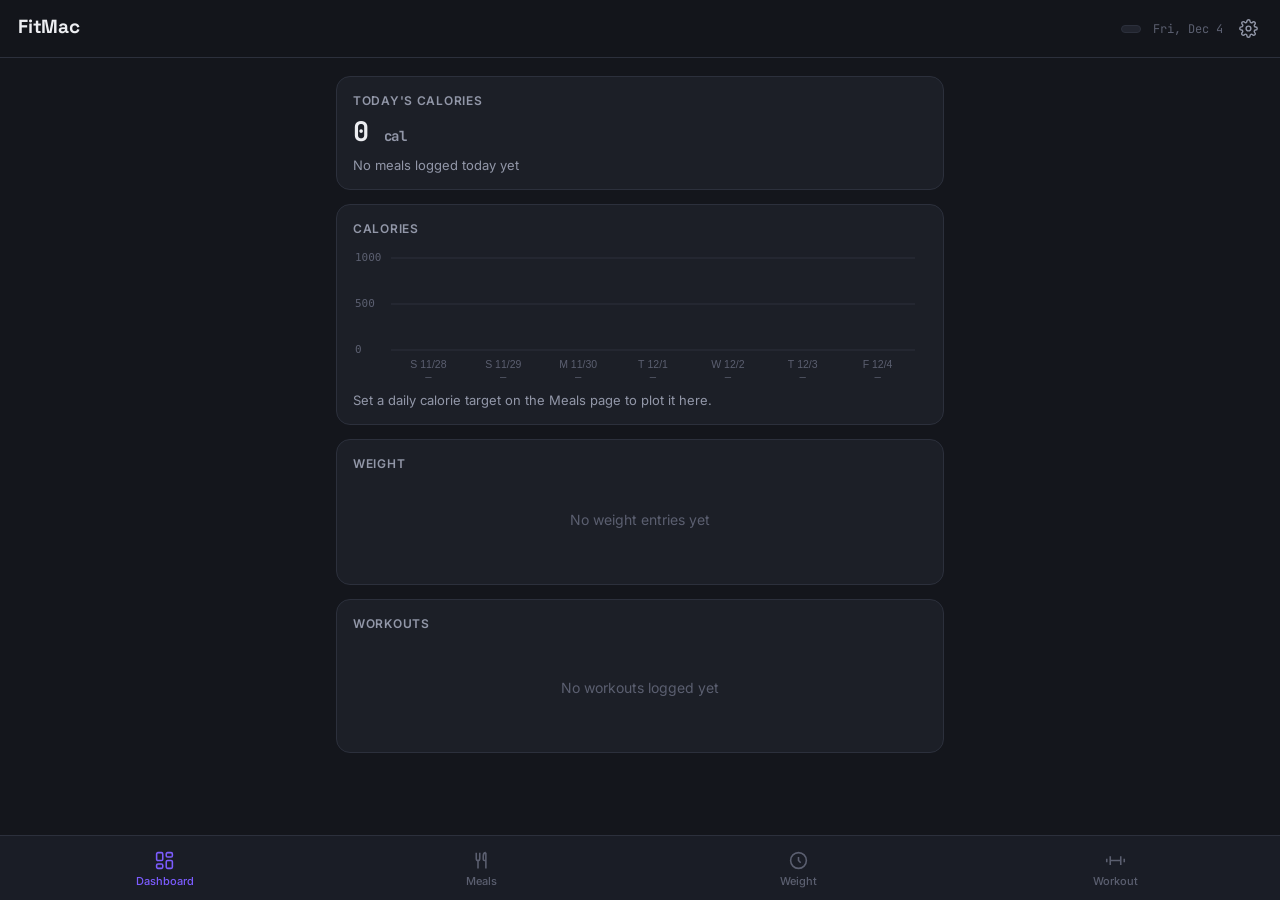
<file: index.html>
<!DOCTYPE html>
<html lang="en">
<head>
<meta charset="UTF-8" />
<meta name="viewport" content="width=device-width, initial-scale=1, viewport-fit=cover, maximum-scale=1" />
<title>FitMac</title>
<meta name="theme-color" content="#14161C" />
<meta name="description" content="Track meals, weight, and workouts." />
<link rel="manifest" href="manifest.json" />
<link rel="icon" href="app-icons/app-icon-192.png" />
<link rel="apple-touch-icon" href="app-icons/app-icon-192.png" />
<meta name="apple-mobile-web-app-capable" content="yes" />
<meta name="apple-mobile-web-app-status-bar-style" content="black-translucent" />
<meta name="apple-mobile-web-app-title" content="FitMac" />
<link rel="stylesheet" href="css/styles.css" />
</head>
<body>

<header id="app-header">
  <h1>FitMac</h1>
  <div style="display:flex;align-items:center;gap:12px;">
    <span class="header-username mono" id="header-username"></span>
    <span class="header-sub" id="header-date"></span>
    <button id="settings-btn" aria-label="Settings" style="background:none;border:none;color:var(--text-dim);padding:4px;display:flex;">
      <svg viewBox="0 0 24 24" style="width:19px;height:19px;stroke:currentColor;fill:none;stroke-width:1.8;"><circle cx="12" cy="12" r="3"/><path d="M19.4 15a1.7 1.7 0 0 0 .3 1.9l.1.1a2 2 0 1 1-2.8 2.8l-.1-.1a1.7 1.7 0 0 0-1.9-.3 1.7 1.7 0 0 0-1 1.5V21a2 2 0 1 1-4 0v-.1a1.7 1.7 0 0 0-1-1.6 1.7 1.7 0 0 0-1.9.3l-.1.1a2 2 0 1 1-2.8-2.8l.1-.1a1.7 1.7 0 0 0 .3-1.9 1.7 1.7 0 0 0-1.5-1H3a2 2 0 1 1 0-4h.1a1.7 1.7 0 0 0 1.6-1 1.7 1.7 0 0 0-.3-1.9l-.1-.1a2 2 0 1 1 2.8-2.8l.1.1a1.7 1.7 0 0 0 1.9.3H9a1.7 1.7 0 0 0 1-1.5V3a2 2 0 1 1 4 0v.1a1.7 1.7 0 0 0 1 1.5 1.7 1.7 0 0 0 1.9-.3l.1-.1a2 2 0 1 1 2.8 2.8l-.1.1a1.7 1.7 0 0 0-.3 1.9V9a1.7 1.7 0 0 0 1.5 1H21a2 2 0 1 1 0 4h-.1a1.7 1.7 0 0 0-1.5 1z"/></svg>
    </button>
  </div>
</header>

<main id="app-content"></main>

<nav id="bottom-nav"></nav>

<script>
  document.getElementById('header-date').textContent = new Date().toLocaleDateString(undefined, { weekday: 'short', month: 'short', day: 'numeric' });
</script>
<script src="js/db.js"></script>
<script src="js/charts.js"></script>
<script src="js/github-api.js"></script>
<script src="js/dashboard.js"></script>
<script src="js/meals.js"></script>
<script src="js/weight.js"></script>
<script src="js/weight-export.js"></script>
<script src="js/workout.js"></script>
<script src="js/sync.js"></script>
<script src="js/app.js"></script>
<script>
  document.getElementById('settings-btn').addEventListener('click', () => navigate('settings'));
</script>
</body>
</html>
</file>
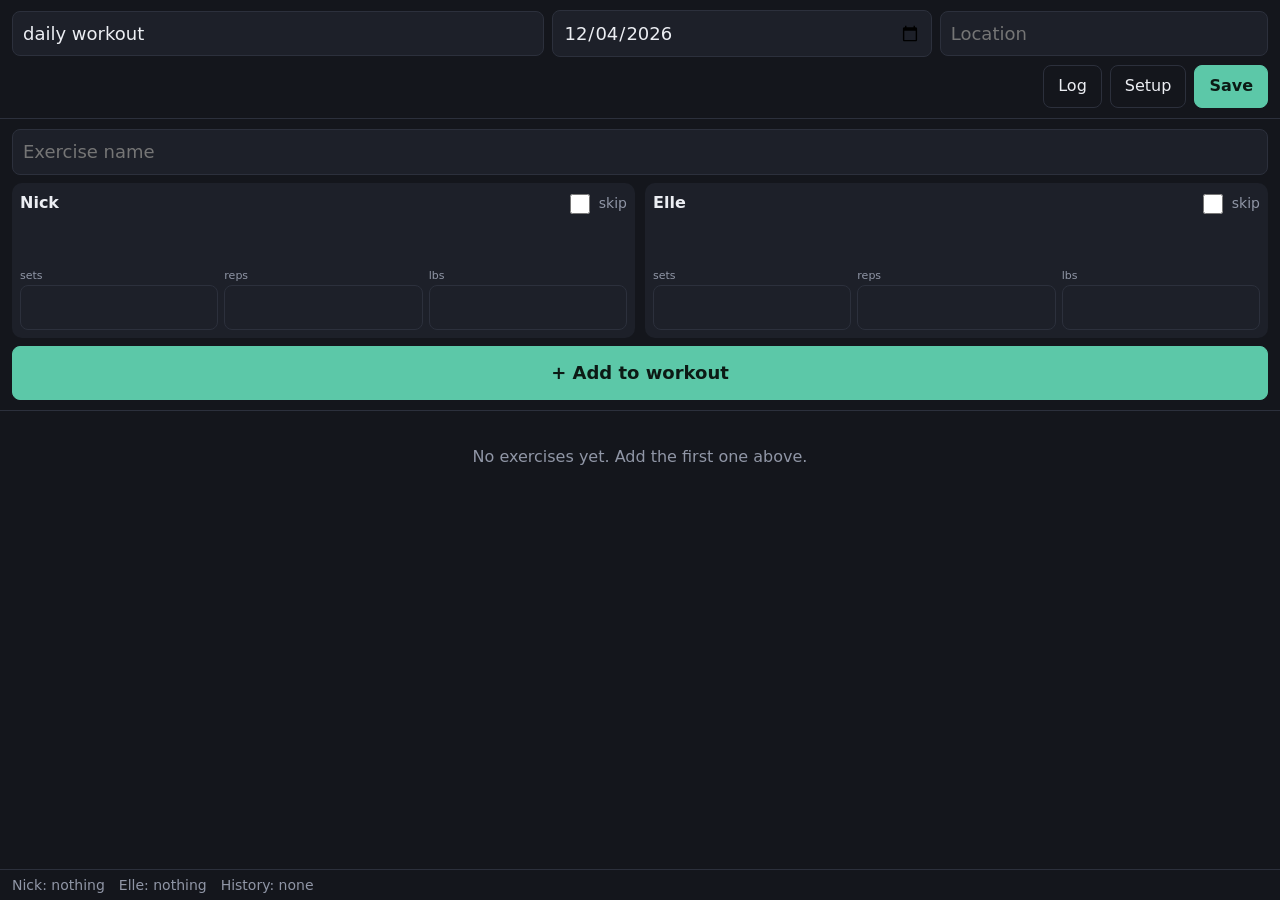
<file: tablet/index.html>
<!DOCTYPE html>
<html lang="en">
<head>
<meta charset="UTF-8" />
<meta name="viewport" content="width=device-width, initial-scale=1, viewport-fit=cover, maximum-scale=1" />
<title>FitMac Gym</title>
<meta name="theme-color" content="#14161C" />
<link rel="manifest" href="manifest.json" />
<link rel="icon" href="../app-icons/app-icon-192.png" />
<link rel="stylesheet" href="css/tablet.css" />
</head>
<body>
<header id="hdr">
  <div class="row">
    <input id="w-name" placeholder="Workout name" />
    <input id="w-date" type="date" />
    <input id="w-loc" list="loc-names" placeholder="Location" autocomplete="off" />
    <datalist id="loc-names"></datalist>
  </div>
  <div class="row">
    <div class="spacer"></div>
    <button class="btn ghost" id="btn-log">Log</button>
    <button class="btn ghost" id="btn-settings">Setup</button>
    <button class="btn primary" id="btn-save">Save</button>
  </div>
</header>

<section id="entry">
  <input id="ex-name" list="ex-names" placeholder="Exercise name" autocomplete="off" />
  <datalist id="ex-names"></datalist>
  <div id="cols"></div>
  <button class="btn primary wide" id="btn-add">+ Add to workout</button>
</section>

<section id="list"></section>
<div id="status"></div>

<div id="console" hidden>
  <div class="console-bar"><b>Git activity</b><span><button class="btn ghost sm" id="log-copy">Copy</button><button class="btn ghost sm" id="log-clear">Clear</button><button class="btn ghost sm" id="log-close">Close</button></span></div>
  <div id="console-lines"></div>
</div>

<div id="settings" class="overlay" hidden>
  <div class="panel">
    <h2>Setup</h2>
    <div id="s-conn" class="conn"></div>
    <label>Person 1 (file name, e.g. nick)<input id="s-u1" /></label>
    <label>Person 2 (e.g. elle)<input id="s-u2" /></label>
    <div class="row">
      <button class="btn primary" id="s-save">Save</button>
      <button class="btn ghost" id="s-verify">Verify</button>
      <button class="btn ghost" id="s-discard">Discard draft</button>
      <button class="btn ghost" id="s-close">Close</button>
    </div>
    <button class="btn ghost" id="s-main">Back to main app</button>
  </div>
</div>
<div id="toast" hidden></div>
<div id="snack" hidden><span id="snack-msg"></span><button class="btn ghost sm" id="snack-x">Dismiss</button></div>

<script src="js/api.js"></script>
<script src="js/history.js"></script>
<script src="js/app.js"></script>
</body>
</html>
</file>
<file: css/styles.css>
@import url('https://fonts.googleapis.com/css2?family=Space+Grotesk:wght@500;700&family=Inter:wght@400;500;600&family=JetBrains+Mono:wght@400;500;700&display=swap');

:root {
  --bg: #14161C;
  --surface: #1C1F27;
  --surface-2: #21242E;
  --border: #2C303C;
  --text: #EDEEF2;
  --text-dim: #9297A8;
  --text-faint: #5B5F70;
  --accent: #7C5CFF;
  --accent-dim: #7C5CFF33;
  --protein: #FF6B6B;
  --carbs: #FFC857;
  --fat: #6BA3FF;
  --good: #3DDC97;
  --danger: #FF6B6B;
  --radius: 14px;
  --radius-sm: 9px;
  --font-display: 'Space Grotesk', system-ui, sans-serif;
  --font-body: 'Inter', system-ui, sans-serif;
  --font-mono: 'JetBrains Mono', ui-monospace, monospace;
}

:root[data-user="nick"] {
  --bg: #16131F;
  --surface: #1E1830;
  --surface-2: #251D3A;
  --accent: #7C5CFF;
  --accent-dim: #7C5CFF33;
}

:root[data-user="elle"] {
  --bg: #0F1A16;
  --surface: #17241F;
  --surface-2: #1D2C26;
  --accent: #3DA35C;
  --accent-dim: #3DA35C33;
}

* { box-sizing: border-box; }

html, body {
  margin: 0;
  padding: 0;
  background: var(--bg);
  color: var(--text);
  font-family: var(--font-body);
  -webkit-tap-highlight-color: transparent;
  overscroll-behavior-y: none;
}

body {
  min-height: 100dvh;
  display: flex;
  flex-direction: column;
  padding-bottom: env(safe-area-inset-bottom);
}

h1, h2, h3 {
  font-family: var(--font-display);
  font-weight: 700;
  margin: 0 0 4px 0;
  letter-spacing: -0.01em;
}

.header-username {
  font-size: 12px;
  color: var(--text);
  background: var(--surface-2);
  border: 1px solid var(--border);
  padding: 3px 9px;
  border-radius: 999px;
  text-transform: lowercase;
}

.header-username.dirty {
  color: var(--danger);
  border-color: var(--danger);
  cursor: pointer;
}

.mono {
  font-family: var(--font-mono);
  font-variant-numeric: tabular-nums;
}

a { color: inherit; }

button {
  font-family: var(--font-body);
  cursor: pointer;
}

input, textarea, select {
  font-family: var(--font-body);
  background: var(--surface-2);
  border: 1px solid var(--border);
  color: var(--text);
  border-radius: var(--radius-sm);
  padding: 10px 12px;
  font-size: 16px;
  width: 100%;
}

input:focus, textarea:focus, select:focus, button:focus-visible {
  outline: 2px solid var(--accent);
  outline-offset: 1px;
}

label {
  display: block;
  font-size: 13px;
  color: var(--text-dim);
  margin-bottom: 6px;
  font-weight: 500;
}

.field { margin-bottom: 14px; }

.numpad {
  inputmode: numeric;
}

/* Header */
#app-header {
  position: sticky;
  top: 0;
  z-index: 10;
  background: rgba(20,22,28,0.92);
  backdrop-filter: blur(10px);
  border-bottom: 1px solid var(--border);
  padding: 14px 18px;
  display: flex;
  align-items: center;
  justify-content: space-between;
}

#app-header h1 { font-size: 19px; }

.header-sub {
  font-size: 12px;
  color: var(--text-faint);
  font-family: var(--font-mono);
}

/* Main content */
#app-content {
  flex: 1;
  padding: 18px 16px 100px 16px;
  max-width: 640px;
  width: 100%;
  margin: 0 auto;
}

/* Bottom nav */
#bottom-nav {
  position: fixed;
  bottom: 0;
  left: 0;
  right: 0;
  display: flex;
  background: rgba(28,31,39,0.96);
  backdrop-filter: blur(10px);
  border-top: 1px solid var(--border);
  padding: 6px 6px calc(6px + env(safe-area-inset-bottom)) 6px;
  z-index: 20;
}

.nav-btn {
  flex: 1;
  background: none;
  border: none;
  color: var(--text-faint);
  display: flex;
  flex-direction: column;
  align-items: center;
  gap: 3px;
  padding: 8px 4px 6px 4px;
  border-radius: var(--radius-sm);
  font-size: 11px;
  font-weight: 500;
}

.nav-btn svg { width: 21px; height: 21px; stroke: currentColor; fill: none; stroke-width: 1.8; }

.nav-btn.active { color: var(--accent); }

/* Cards */
.card {
  background: var(--surface);
  border: 1px solid var(--border);
  border-radius: var(--radius);
  padding: 16px;
  margin-bottom: 14px;
}

.card-title {
  font-size: 12px;
  text-transform: uppercase;
  letter-spacing: 0.06em;
  color: var(--text-dim);
  font-weight: 600;
  margin-bottom: 8px;
}

/* Buttons */
.btn {
  display: inline-flex;
  align-items: center;
  justify-content: center;
  gap: 6px;
  background: var(--surface-2);
  border: 1px solid var(--border);
  color: var(--text);
  padding: 11px 16px;
  border-radius: var(--radius-sm);
  font-size: 14px;
  font-weight: 600;
}

.btn-primary {
  background: var(--accent);
  border-color: var(--accent);
  color: #fff;
}

.btn-ghost {
  background: none;
  border: 1px solid var(--border);
}

.btn-danger {
  background: none;
  border: 1px solid var(--danger);
  color: var(--danger);
}

.btn-block { width: 100%; }
.btn-sm { padding: 7px 11px; font-size: 12.5px; }

.btn-row { display: flex; gap: 10px; }

/* Macro balance bar — RETAINED BUT CURRENTLY UNUSED.
   The dashboard's macro breakdown card is disabled (see MACROS_ENABLED in
   dashboard.js). Kept here so the feature can be reactivated later. */
.macro-bar {
  display: flex;
  height: 12px;
  border-radius: 6px;
  overflow: hidden;
  background: var(--surface-2);
  margin: 8px 0;
}
.macro-bar > div { height: 100%; }
.macro-bar .p { background: var(--protein); }
.macro-bar .c { background: var(--carbs); }
.macro-bar .f { background: var(--fat); }

.macro-legend {
  display: flex;
  gap: 14px;
  font-size: 12px;
  color: var(--text-dim);
  flex-wrap: wrap;
}
.macro-legend .dot {
  display: inline-block;
  width: 8px; height: 8px;
  border-radius: 50%;
  margin-right: 5px;
}
.macro-legend .dot.p { background: var(--protein); }
.macro-legend .dot.c { background: var(--carbs); }
.macro-legend .dot.f { background: var(--fat); }
.macro-legend .val { color: var(--text); font-family: var(--font-mono); }

.big-number {
  font-family: var(--font-mono);
  font-size: 27px;
  font-weight: 700;
  letter-spacing: -0.02em;
  line-height: 1.15;
}

.stat-row {
  display: flex;
  justify-content: space-between;
  align-items: baseline;
}

.stat-label { color: var(--text-dim); font-size: 13px; }

/* Lists */
.list-item {
  display: flex;
  justify-content: space-between;
  align-items: center;
  padding: 12px 0;
  border-bottom: 1px solid var(--border);
  gap: 10px;
}
.list-item:last-child { border-bottom: none; }

.list-item-main { flex: 1; min-width: 0; }
.list-item-title { font-weight: 600; font-size: 14.5px; }
.list-item-sub { font-size: 12.5px; color: var(--text-dim); margin-top: 2px; }
.list-item-meta { font-family: var(--font-mono); font-size: 13px; color: var(--text-dim); white-space: nowrap; }

.date-heading {
  font-size: 12px;
  color: var(--text-faint);
  font-weight: 600;
  text-transform: uppercase;
  letter-spacing: 0.05em;
  margin: 20px 0 8px 0;
}
.date-heading:first-child { margin-top: 0; }

.empty-state {
  text-align: center;
  padding: 40px 20px;
  color: var(--text-faint);
  font-size: 14px;
}

/* Food item row in meal form */
.item-row {
  background: var(--surface-2);
  border: 1px solid var(--border);
  border-radius: var(--radius-sm);
  padding: 12px;
  margin-bottom: 10px;
  position: relative;
}
.item-row-grid {
  display: grid;
  grid-template-columns: 1fr 1fr 1fr;
  gap: 8px;
  margin-top: 8px;
}
/* RETAINED BUT CURRENTLY UNUSED — was used for the calories-only item row
   before the Quantity field was added below. Kept in case a single-field
   item row is needed again (see .item-row-grid-double, meals.js). */
.item-row-grid-single {
  grid-template-columns: 1fr;
}
/* Calories + Quantity side-by-side in the meal item row (see meals.js) */
.item-row-grid-double {
  grid-template-columns: 1fr 1fr;
}
.item-row .remove-btn {
  position: absolute;
  top: 4px;
  right: 4px;
  z-index: 31;
  background: none;
  border: none;
  color: var(--text-faint);
  font-size: 18px;
  line-height: 1;
  padding: 10px;
}

.mini-label { font-size: 10.5px; color: var(--text-faint); margin-bottom: 3px; text-transform: uppercase; letter-spacing: 0.04em; }

/* Autocomplete */
.autocomplete-wrap { position: relative; }
.autocomplete-list {
  position: absolute;
  top: calc(100% + 4px);
  left: 0; right: 0;
  background: var(--surface-2);
  border: 1px solid var(--border);
  border-radius: var(--radius-sm);
  max-height: 180px;
  overflow-y: auto;
  z-index: 30;
  box-shadow: 0 8px 24px rgba(0,0,0,0.4);
}
.autocomplete-item {
  padding: 10px 12px;
  font-size: 13.5px;
  border-bottom: 1px solid var(--border);
  display: flex;
  justify-content: space-between;
  gap: 8px;
}
.autocomplete-item:last-child { border-bottom: none; }
.autocomplete-item:active { background: var(--surface); }
.autocomplete-item .ac-macro { color: var(--text-faint); font-family: var(--font-mono); font-size: 11.5px; white-space: nowrap; }

/* Modal / sheet */
.sheet-backdrop {
  position: fixed; inset: 0;
  background: rgba(0,0,0,0.55);
  z-index: 40;
  display: flex;
  align-items: flex-end;
}
.sheet {
  background: var(--surface);
  border-top: 1px solid var(--border);
  border-radius: 20px 20px 0 0;
  width: 100%;
  max-height: 88vh;
  overflow-y: auto;
  padding: 18px 16px calc(24px + env(safe-area-inset-bottom)) 16px;
}
.sheet-handle {
  width: 36px; height: 4px;
  background: var(--border);
  border-radius: 2px;
  margin: 0 auto 14px auto;
}
.sheet-title { font-size: 17px; margin-bottom: 16px; }

.chip-row { display: flex; gap: 8px; flex-wrap: wrap; margin-bottom: 14px; }
.chip {
  background: var(--surface-2);
  border: 1px solid var(--border);
  border-radius: 999px;
  padding: 7px 13px;
  font-size: 12.5px;
  color: var(--text-dim);
}
.chip.active { background: var(--accent-dim); border-color: var(--accent); color: var(--accent); }

.exercise-log-item {
  border: 1px solid var(--border);
  border-radius: var(--radius-sm);
  padding: 10px 12px;
  margin-bottom: 8px;
  background: var(--surface-2);
}
.exercise-log-item .ex-name { font-weight: 600; font-size: 14px; }
.exercise-log-item .ex-meta { font-family: var(--font-mono); font-size: 12.5px; color: var(--text-dim); margin-top: 3px; }

.fab-space { height: 4px; }

.toast {
  position: fixed;
  bottom: 90px;
  left: 50%;
  transform: translateX(-50%);
  background: var(--surface-2);
  border: 1px solid var(--border);
  color: var(--text);
  padding: 10px 18px;
  border-radius: 999px;
  font-size: 13px;
  z-index: 50;
  box-shadow: 0 8px 24px rgba(0,0,0,0.4);
}

canvas.chart-canvas { width: 100%; display: block; }

.chart-nav-row {
  display: flex;
  align-items: center;
  justify-content: space-between;
  gap: 10px;
  margin-top: 8px;
}

.chart-nav-btn {
  background: var(--surface-2);
  border: 1px solid var(--border);
  color: var(--text);
  width: 34px;
  height: 34px;
  flex-shrink: 0;
  border-radius: var(--radius-sm);
  font-size: 17px;
  line-height: 1;
  display: flex;
  align-items: center;
  justify-content: center;
}

.chart-nav-btn:disabled {
  opacity: 0.35;
  cursor: default;
}

.chart-nav-label {
  flex: 1;
  text-align: center;
  font-size: 12px;
  color: var(--text-dim);
}

@media (prefers-reduced-motion: reduce) {
  * { animation: none !important; transition: none !important; }
}
</file>
<file: tablet/css/tablet.css>
:root {
    --bg: #14161c;
    --panel: #1d2029;
    --line: #2c303c;
    --text: #eceef3;
    --dim: #9096a6;
    --accent: #5cc8a8;
    --warn: #e8a94b;
    --err: #ef6b6b;
}
* {
    box-sizing: border-box;
}
html,
body {
    height: 100%;
    margin: 0;
}
body {
    display: flex;
    flex-direction: column;
    height: 100dvh;
    background: var(--bg);
    color: var(--text);
    font:
        16px/1.3 system-ui,
        sans-serif;
    padding: env(safe-area-inset-top) 0 env(safe-area-inset-bottom);
}
input,
button {
    font: inherit;
    color: inherit;
}
input {
    background: var(--panel);
    border: 1px solid var(--line);
    border-radius: 8px;
    padding: 10px;
    min-width: 0;
    width: 100%;
    font-size: 18px;
}
input:focus {
    outline: 2px solid var(--accent);
    border-color: transparent;
}
.row {
    display: flex;
    gap: 8px;
    align-items: center;
}
.btn {
    border: 1px solid var(--line);
    background: var(--panel);
    border-radius: 8px;
    padding: 10px 14px;
    white-space: nowrap;
}
.btn.primary {
    background: var(--accent);
    color: #0c1a15;
    border-color: var(--accent);
    font-weight: 700;
}
.btn.ghost {
    background: none;
}
.btn.sm {
    padding: 4px 10px;
}
.btn.wide {
    width: 100%;
    padding: 14px;
    font-size: 18px;
}
.btn:disabled {
    opacity: 0.45;
}
#hdr {
    padding: 10px 12px;
    display: flex;
    flex-direction: column;
    gap: 8px;
    border-bottom: 1px solid var(--line);
}
#w-name {
    flex: 2;
}
#w-date {
    flex: 1.4;
}
#w-loc {
    flex: 1.2;
}
.spacer {
    flex: 1;
}
#entry {
    padding: 10px 12px;
    display: flex;
    flex-direction: column;
    gap: 8px;
    border-bottom: 1px solid var(--line);
}
#cols {
    display: grid;
    grid-template-columns: 1fr 1fr;
    gap: 10px;
}
.col {
    background: var(--panel);
    border-radius: 10px;
    padding: 8px;
    display: flex;
    flex-direction: column;
    gap: 6px;
}
.colhead {
    display: flex;
    justify-content: space-between;
    align-items: center;
}
.colhead label {
    display: flex;
    gap: 6px;
    align-items: center;
    color: var(--dim);
    font-size: 14px;
}
.colhead input {
    width: 20px;
    height: 20px;
}
.hint {
    font-size: 13px;
    color: var(--dim);
    min-height: 17px;
}
.hint b {
    color: var(--text);
    font-weight: 600;
}
.fields {
    display: grid;
    grid-template-columns: repeat(3, 1fr);
    gap: 6px;
}
.fields small {
    display: block;
    color: var(--dim);
    font-size: 11px;
    margin-bottom: 2px;
}
.fields input {
    padding: 10px 6px;
    text-align: center;
}
.col.off .fields,
.col.off .hint {
    opacity: 0.3;
}
#list {
    flex: 1;
    overflow-y: auto;
    padding: 6px 12px;
}
.lrow {
    display: grid;
    grid-template-columns: 1.5fr 1fr 1fr 28px;
    gap: 8px;
    align-items: center;
    padding: 9px 6px;
    border-bottom: 1px solid var(--line);
    font-size: 15px;
}
.lrow.head {
    color: var(--dim);
    font-size: 13px;
    position: sticky;
    top: 0;
    background: var(--bg);
}
.lrow.sel {
    background: #232a33;
    border-radius: 6px;
}
.lrow .n {
    font-weight: 600;
    overflow: hidden;
    text-overflow: ellipsis;
}
.lrow .x {
    background: none;
    border: none;
    color: var(--dim);
    font-size: 22px;
    padding: 0;
}
.skipped {
    color: var(--dim);
}
.empty {
    color: var(--dim);
    text-align: center;
    padding: 30px 0;
}
#status {
    padding: 6px 12px;
    font-size: 14px;
    color: var(--dim);
    border-top: 1px solid var(--line);
    display: flex;
    gap: 14px;
    flex-wrap: wrap;
}
.ok {
    color: var(--accent);
}
.err {
    color: var(--err);
}
.warn {
    color: var(--warn);
}
#console {
    position: fixed;
    left: 0;
    right: 0;
    bottom: 0;
    height: 45dvh;
    background: #0b0d11;
    border-top: 2px solid var(--accent);
    display: flex;
    flex-direction: column;
    z-index: 20;
}
#console[hidden],
#settings[hidden],
#toast[hidden] {
    display: none;
}
.console-bar {
    display: flex;
    justify-content: space-between;
    align-items: center;
    padding: 6px 10px;
    border-bottom: 1px solid var(--line);
}
#console-lines {
    flex: 1;
    overflow-y: auto;
    padding: 6px 10px;
    font:
        12.5px/1.45 ui-monospace,
        monospace;
    white-space: pre-wrap;
    word-break: break-all;
}
#console-lines .t {
    color: var(--dim);
}
.overlay {
    position: fixed;
    inset: 0;
    background: rgba(0, 0, 0, 0.7);
    z-index: 30;
    display: flex;
    align-items: flex-start;
    justify-content: center;
    overflow-y: auto;
}
.panel {
    background: var(--bg);
    border: 1px solid var(--line);
    border-radius: 12px;
    margin: 20px 12px;
    padding: 16px;
    width: 100%;
    max-width: 520px;
    display: flex;
    flex-direction: column;
    gap: 10px;
}
.panel h2 {
    margin: 0;
}
.panel label {
    display: flex;
    flex-direction: column;
    gap: 4px;
    color: var(--dim);
    font-size: 14px;
}
.panel .row {
    flex-wrap: wrap;
}
#toast {
    position: fixed;
    left: 50%;
    bottom: 70px;
    transform: translateX(-50%);
    background: var(--panel);
    border: 1px solid var(--accent);
    padding: 10px 16px;
    border-radius: 8px;
    z-index: 40;
}
.conn {
    font-size: 14px;
    color: var(--dim);
}
.conn b {
    color: var(--text);
}
#snack {
    position: fixed;
    left: 50%;
    bottom: calc(env(safe-area-inset-bottom, 0px) + 16px);
    transform: translateX(-50%);
    z-index: 50;
    display: flex;
    align-items: center;
    gap: 16px;
    padding: 14px 18px;
    border-radius: 12px;
    background: #1f6f3d;
    color: #fff;
    font-size: 18px;
    font-weight: 600;
    box-shadow: 0 6px 24px rgba(0, 0, 0, 0.45);
}
#snack[hidden] { display: none; }
#snack.err {
    background: #8a2b2b;
}
#snack .btn {
    color: #fff;
    border-color: rgba(255, 255, 255, 0.5);
}
</file>
